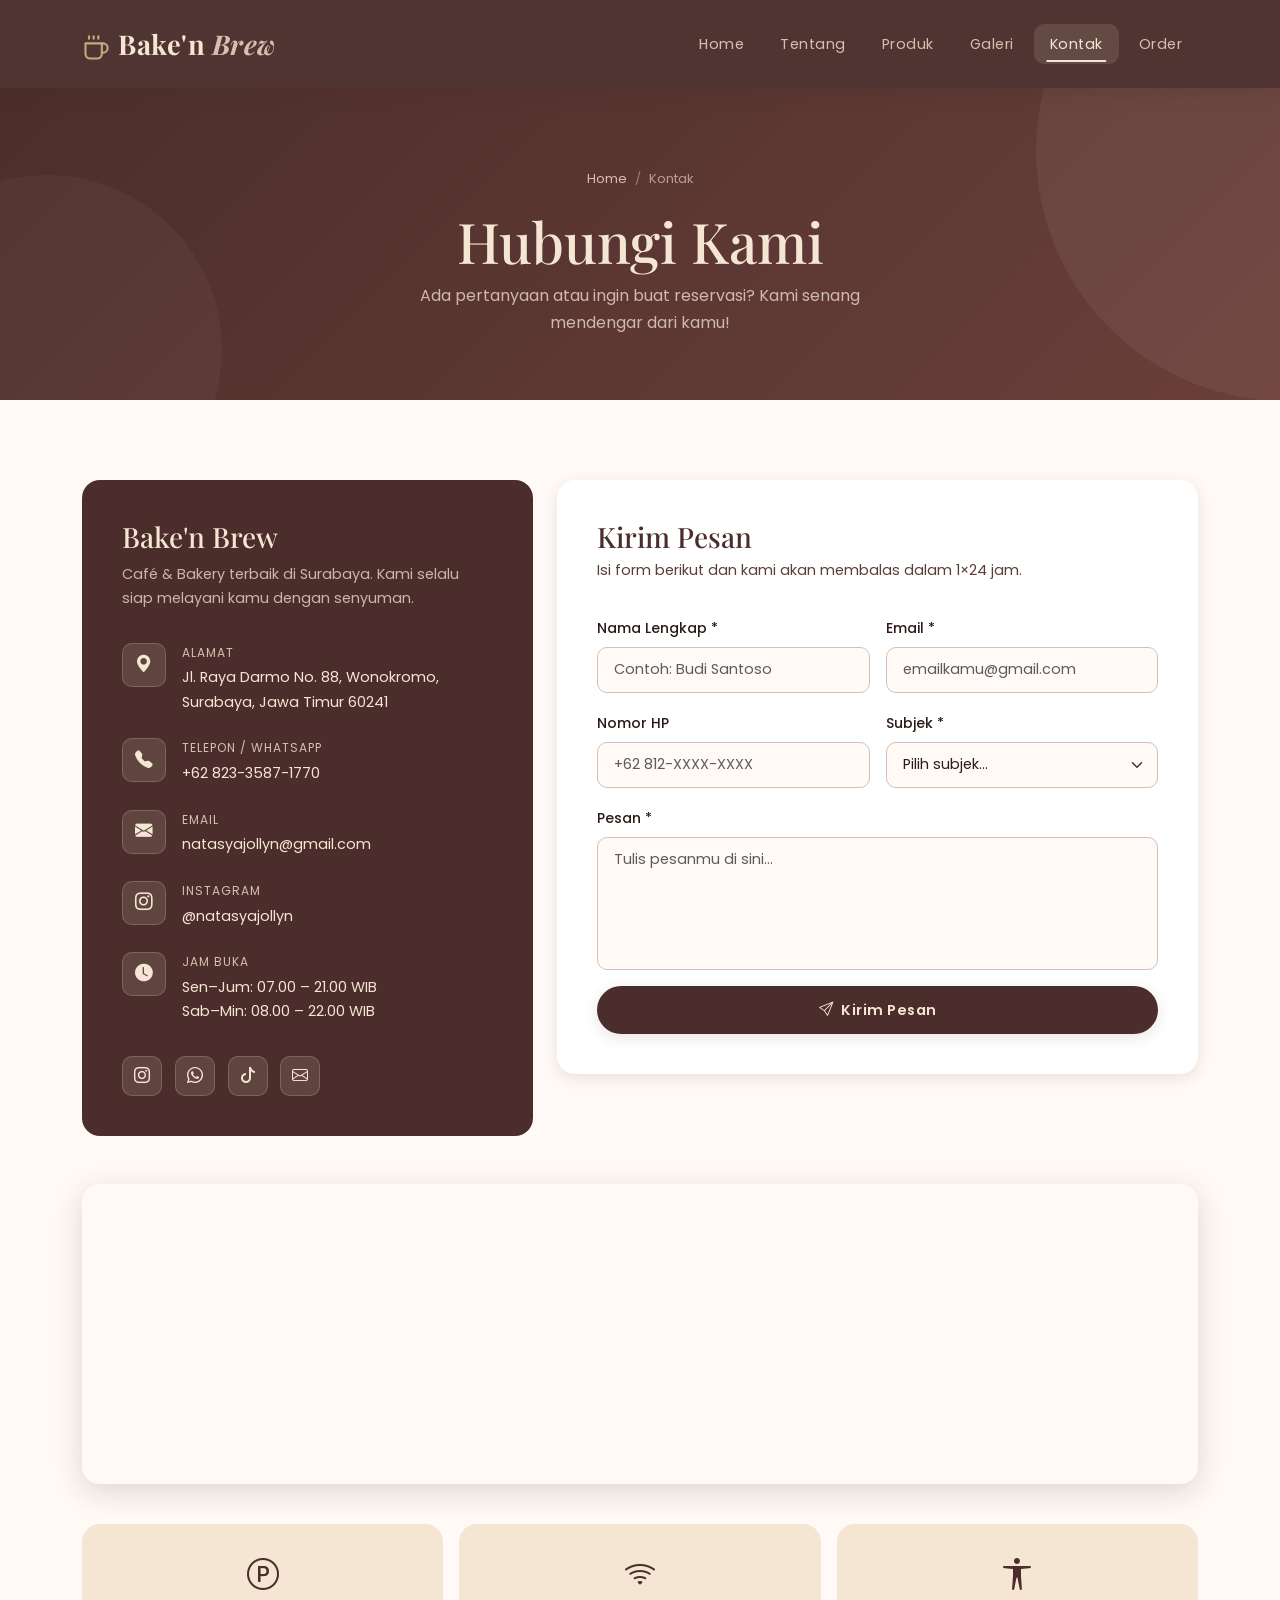
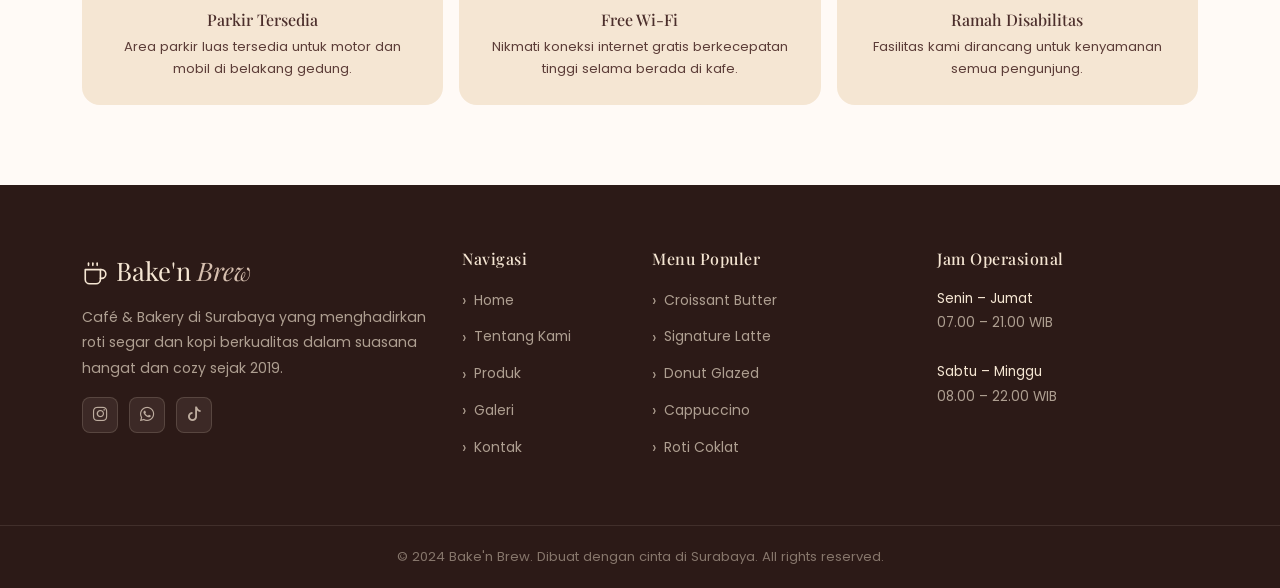
<file: contact.html>
<!DOCTYPE html>
<html lang="id">
<head>
 <meta charset="UTF-8" />
 <meta name="viewport" content="width=device-width, initial-scale=1.0" />
 <title>Kontak – Bake'n Brew</title>
 <link rel="icon" href="data:image/svg+xml,<svg xmlns='http://www.w3.org/2000/svg' viewBox='0 0 100 100'><text y='.9em' font-size='90'></text></svg>" />
 <link href="https://cdn.jsdelivr.net/npm/bootstrap@5.3.3/dist/css/bootstrap.min.css" rel="stylesheet" />
 <link href="https://cdn.jsdelivr.net/npm/bootstrap-icons@1.11.3/font/bootstrap-icons.css" rel="stylesheet" />
 <link rel="stylesheet" href="css/style.css?v=3.0" />
</head>
<body>

<!-- NAVBAR -->
<nav class="navbar navbar-expand-lg">
 <div class="container">
   <a class="navbar-brand" href="index.html">
    <svg xmlns="http://www.w3.org/2000/svg" viewBox="0 0 24 24" fill="none" stroke="currentColor" stroke-width="1.8" stroke-linecap="round" stroke-linejoin="round" class="me-2" style="width: 28px; height: 28px; vertical-align: middle; color: var(--accent-gold);">
      <path d="M17 8h1a4 4 0 1 1 0 8h-1" />
      <path d="M3 8h14v9a4 4 0 0 1-4 4H7a4 4 0 0 1-4-4V8z" />
      <line x1="6" y1="2" x2="6" y2="4" />
      <line x1="10" y1="2" x2="10" y2="4" />
      <line x1="14" y1="2" x2="14" y2="4" />
    </svg>Bake'n <span>Brew</span>
   </a>
  <button class="navbar-toggler" type="button" data-bs-toggle="collapse" data-bs-target="#navbarMain">
   <span class="navbar-toggler-icon"></span>
  </button>
  <div class="collapse navbar-collapse" id="navbarMain">
   <ul class="navbar-nav ms-auto gap-1">
    <li class="nav-item"><a class="nav-link" href="index.html">Home</a></li>
    <li class="nav-item"><a class="nav-link" href="about.html">Tentang</a></li>
    <li class="nav-item"><a class="nav-link" href="product.html">Produk</a></li>
    <li class="nav-item"><a class="nav-link" href="gallery.html">Galeri</a></li>
    <li class="nav-item"><a class="nav-link" href="contact.html">Kontak</a></li>
    <li class="nav-item"><a class="nav-link" href="form.html">Order</a></li>
   </ul>
  </div>
 </div>
</nav>

<!-- PAGE HERO -->
<section class="page-hero">
 <div class="container position-relative" style="z-index:2">
  <nav aria-label="breadcrumb">
   <ol class="breadcrumb justify-content-center mb-3" style="font-size:.82rem">
    <li class="breadcrumb-item"><a href="index.html">Home</a></li>
    <li class="breadcrumb-item active">Kontak</li>
   </ol>
  </nav>
  <h1>Hubungi Kami</h1>
  <p>Ada pertanyaan atau ingin buat reservasi? Kami senang mendengar dari kamu!</p>
 </div>
</section>

<!-- CONTACT INFO + FORM -->
<section class="contact-section">
 <div class="container">
  <div class="row g-4">

   <!-- Info Card -->
   <div class="col-lg-5 fade-in-up">
    <div class="contact-info-card">
     <h3>Bake'n Brew</h3>
     <p>Café & Bakery terbaik di Surabaya. Kami selalu siap melayani kamu dengan senyuman.</p>

     <div class="contact-item">
      <div class="ci-icon"><i class="bi bi-geo-alt-fill"></i></div>
      <div class="ci-text">
       <div class="label">Alamat</div>
       <div class="value">Jl. Raya Darmo No. 88, Wonokromo,<br>Surabaya, Jawa Timur 60241</div>
      </div>
     </div>

     <div class="contact-item">
      <div class="ci-icon"><i class="bi bi-telephone-fill"></i></div>
      <div class="ci-text">
       <div class="label">Telepon / WhatsApp</div>
       <div class="value"><a href="https://wa.me/6282335871770" target="_blank" rel="noopener noreferrer" style="color:var(--cream);text-decoration:none;">+62 823-3587-1770</a></div>
      </div>
     </div>

     <div class="contact-item">
      <div class="ci-icon"><i class="bi bi-envelope-fill"></i></div>
      <div class="ci-text">
       <div class="label">Email</div>
       <div class="value"><a href="mailto:natasyajollyn@gmail.com" style="color:var(--cream);text-decoration:none;">natasyajollyn@gmail.com</a></div>
      </div>
     </div>

     <div class="contact-item">
      <div class="ci-icon"><i class="bi bi-instagram"></i></div>
      <div class="ci-text">
       <div class="label">Instagram</div>
       <div class="value"><a href="https://www.instagram.com/natasyajollyn/" target="_blank" rel="noopener noreferrer" style="color:var(--cream);text-decoration:none;">@natasyajollyn</a></div>
      </div>
     </div>

     <div class="contact-item">
      <div class="ci-icon"><i class="bi bi-clock-fill"></i></div>
      <div class="ci-text">
       <div class="label">Jam Buka</div>
       <div class="value">Sen–Jum: 07.00 – 21.00 WIB<br>Sab–Min: 08.00 – 22.00 WIB</div>
      </div>
     </div>

     <div class="social-links">
      <a href="https://www.instagram.com/natasyajollyn/" target="_blank" rel="noopener noreferrer" class="social-link"><i class="bi bi-instagram"></i></a>
      <a href="https://wa.me/6282335871770" target="_blank" rel="noopener noreferrer" class="social-link"><i class="bi bi-whatsapp"></i></a>
      <a href="https://www.tiktok.com/@lynnatzz?_r=1&_t=ZS-96sLinjnNw1" target="_blank" rel="noopener noreferrer" class="social-link"><i class="bi bi-tiktok"></i></a>
      <a href="mailto:natasyajollyn@gmail.com" class="social-link"><i class="bi bi-envelope"></i></a>
     </div>
    </div>
   </div>

   <!-- Contact Form -->
   <div class="col-lg-7 fade-in-up delay-2">
    <div class="contact-form-card">
     <h3 class="mb-1" style="color:var(--brown-dark)">Kirim Pesan</h3>
     <p style="color:var(--text-mid);font-size:.9rem;margin-bottom:2rem;">Isi form berikut dan kami akan membalas dalam 1×24 jam.</p>

     <form id="contactForm" novalidate>
      <div class="row g-3">
       <div class="col-sm-6">
        <label class="form-label" for="cNama">Nama Lengkap *</label>
        <input type="text" class="form-control" id="cNama" placeholder="Contoh: Budi Santoso" required />
        <div class="invalid-feedback">Nama tidak boleh kosong.</div>
       </div>
       <div class="col-sm-6">
        <label class="form-label" for="cEmail">Email *</label>
        <input type="email" class="form-control" id="cEmail" placeholder="emailkamu@gmail.com" required />
        <div class="invalid-feedback">Masukkan email yang valid.</div>
       </div>
       <div class="col-sm-6">
        <label class="form-label" for="cPhone">Nomor HP</label>
        <input type="tel" class="form-control" id="cPhone" placeholder="+62 812-XXXX-XXXX" />
       </div>
       <div class="col-sm-6">
        <label class="form-label" for="cSubject">Subjek *</label>
        <select class="form-select" id="cSubject" required>
         <option value="">Pilih subjek...</option>
         <option>Reservasi Tempat</option>
         <option>Pesanan / Catering</option>
         <option>Kerjasama / Partnership</option>
         <option>Saran & Kritik</option>
         <option>Lainnya</option>
        </select>
        <div class="invalid-feedback">Pilih subjek pesan.</div>
       </div>
       <div class="col-12">
        <label class="form-label" for="cPesan">Pesan *</label>
        <textarea class="form-control" id="cPesan" rows="5" placeholder="Tulis pesanmu di sini..." required style="resize:none;"></textarea>
        <div class="invalid-feedback">Pesan tidak boleh kosong.</div>
       </div>
       <div class="col-12">
        <button type="submit" class="btn-primary-brown w-100" style="border:none;">
         <i class="bi bi-send me-2"></i>Kirim Pesan
        </button>
       </div>
      </div>
     </form>

     <!-- Success message -->
     <div id="contactSuccess" style="display:none;margin-top:1.5rem;padding:1.2rem;background:#f0fdf4;border:1px solid #86efac;border-radius:var(--radius-sm);">
      <p style="color:#166534;margin:0;font-size:.9rem;font-weight:500;">
        Pesan kamu berhasil terkirim! Kami akan membalas dalam 1×24 jam ke email yang kamu daftarkan.
      </p>
     </div>
    </div>
   </div>
  </div>

  <!-- GOOGLE MAPS -->
  <div class="map-frame mt-5 fade-in-up">
   <iframe
    src="https://www.google.com/maps/embed?pb=!1m18!1m12!1m3!1d3957.6!2d112.7314!3d-7.2897!2m3!1f0!2f0!3f0!3m2!1i1024!2i768!4f13.1!3m3!1m2!1s0x2dd7fc5f3e9d1b47%3A0x8abc5c3e2b65fa1!2sJl.+Raya+Darmo%2C+Surabaya!5e0!3m2!1sid!2sid!4v1635000000000!5m2!1sid!2sid"
    allowfullscreen="" loading="lazy" referrerpolicy="no-referrer-when-downgrade">
   </iframe>
  </div>

  <!-- Quick Info Cards -->
   <div class="row g-3 mt-4">
    <div class="col-md-4 fade-in-up delay-1">
     <div style="background:var(--cream);border-radius:var(--radius-md);padding:1.5rem;text-align:center;">
      <div style="font-size:2rem;margin-bottom:.5rem;color:var(--brown-dark);"><i class="bi bi-p-circle"></i></div>
      <h6 style="color:var(--brown-dark);margin-bottom:.4rem;">Parkir Tersedia</h6>
      <p style="font-size:.82rem;color:var(--text-mid);margin:0;">Area parkir luas tersedia untuk motor dan mobil di belakang gedung.</p>
     </div>
    </div>
    <div class="col-md-4 fade-in-up delay-2">
     <div style="background:var(--cream);border-radius:var(--radius-md);padding:1.5rem;text-align:center;">
      <div style="font-size:2rem;margin-bottom:.5rem;color:var(--brown-dark);"><i class="bi bi-wifi"></i></div>
      <h6 style="color:var(--brown-dark);margin-bottom:.4rem;">Free Wi-Fi</h6>
      <p style="font-size:.82rem;color:var(--text-mid);margin:0;">Nikmati koneksi internet gratis berkecepatan tinggi selama berada di kafe.</p>
     </div>
    </div>
    <div class="col-md-4 fade-in-up delay-3">
     <div style="background:var(--cream);border-radius:var(--radius-md);padding:1.5rem;text-align:center;">
      <div style="font-size:2rem;margin-bottom:.5rem;color:var(--brown-dark);"><i class="bi bi-universal-access"></i></div>
      <h6 style="color:var(--brown-dark);margin-bottom:.4rem;">Ramah Disabilitas</h6>
      <p style="font-size:.82rem;color:var(--text-mid);margin:0;">Fasilitas kami dirancang untuk kenyamanan semua pengunjung.</p>
     </div>
    </div>
   </div>

 </div>
</section>

<!-- FOOTER -->
<footer class="footer">
 <div class="container">
  <div class="row g-4">
   <div class="col-lg-4 col-md-6">
    <div class="footer-brand">
     <svg xmlns="http://www.w3.org/2000/svg" viewBox="0 0 24 24" fill="none" stroke="currentColor" stroke-width="1.5" stroke-linecap="round" stroke-linejoin="round" class="me-2" style="width: 26px; height: 26px; vertical-align: middle; color: var(--cream);">
       <path d="M17 8h1a4 4 0 1 1 0 8h-1" />
       <path d="M3 8h14v9a4 4 0 0 1-4 4H7a4 4 0 0 1-4-4V8z" />
       <line x1="6" y1="2" x2="6" y2="4" />
       <line x1="10" y1="2" x2="10" y2="4" />
       <line x1="14" y1="2" x2="14" y2="4" />
     </svg>Bake'n <span>Brew</span>
    </div>
    <p>Café & Bakery di Surabaya yang menghadirkan roti segar dan kopi berkualitas dalam suasana hangat dan cozy sejak 2019.</p>
    <div class="footer-social">
     <a href="https://www.instagram.com/natasyajollyn/" target="_blank" rel="noopener noreferrer"><i class="bi bi-instagram"></i></a>
     <a href="https://wa.me/6282335871770" target="_blank" rel="noopener noreferrer"><i class="bi bi-whatsapp"></i></a>
     <a href="https://www.tiktok.com/@lynnatzz?_r=1&_t=ZS-96sLinjnNw1" target="_blank" rel="noopener noreferrer"><i class="bi bi-tiktok"></i></a>
    </div>
   </div>
   <div class="col-lg-2 col-md-6">
    <h6>Navigasi</h6>
    <ul class="footer-links">
     <li><a href="index.html">Home</a></li>
     <li><a href="about.html">Tentang Kami</a></li>
     <li><a href="product.html">Produk</a></li>
     <li><a href="gallery.html">Galeri</a></li>
     <li><a href="contact.html">Kontak</a></li>
    </ul>
   </div>
   <div class="col-lg-3 col-md-6">
    <h6>Menu Populer</h6>
    <ul class="footer-links">
     <li><a href="product.html#croissant-butter">Croissant Butter</a></li>
     <li><a href="product.html#signature-latte">Signature Latte</a></li>
     <li><a href="product.html#donut-glazed">Donut Glazed</a></li>
     <li><a href="product.html#cappuccino">Cappuccino</a></li>
     <li><a href="product.html#roti-coklat">Roti Coklat</a></li>
    </ul>
   </div>
   <div class="col-lg-3 col-md-6">
    <h6>Jam Operasional</h6>
    <p style="font-size:.85rem;">
     <span style="color:var(--cream)">Senin – Jumat</span><br>07.00 – 21.00 WIB<br><br>
     <span style="color:var(--cream)">Sabtu – Minggu</span><br>08.00 – 22.00 WIB
    </p>
   </div>
  </div>
 </div>
 <div class="footer-bottom">
  <div class="container"><p>© 2024 Bake'n Brew. Dibuat dengan cinta di Surabaya. All rights reserved.</p></div>
 </div>
</footer>

<script src="https://cdn.jsdelivr.net/npm/bootstrap@5.3.3/dist/js/bootstrap.bundle.min.js"></script>
<script src="js/script.js"></script>
<script>
 // Contact Form submit handler
 document.getElementById('contactForm').addEventListener('submit', function(e){
  e.preventDefault();
  if (!this.checkValidity()) { this.classList.add('was-validated'); return; }
  document.getElementById('contactSuccess').style.display = 'block';
  this.reset();
  this.classList.remove('was-validated');
  document.getElementById('contactSuccess').scrollIntoView({ behavior: 'smooth', block: 'center' });
 });
</script>
</body>
</html>
</file>
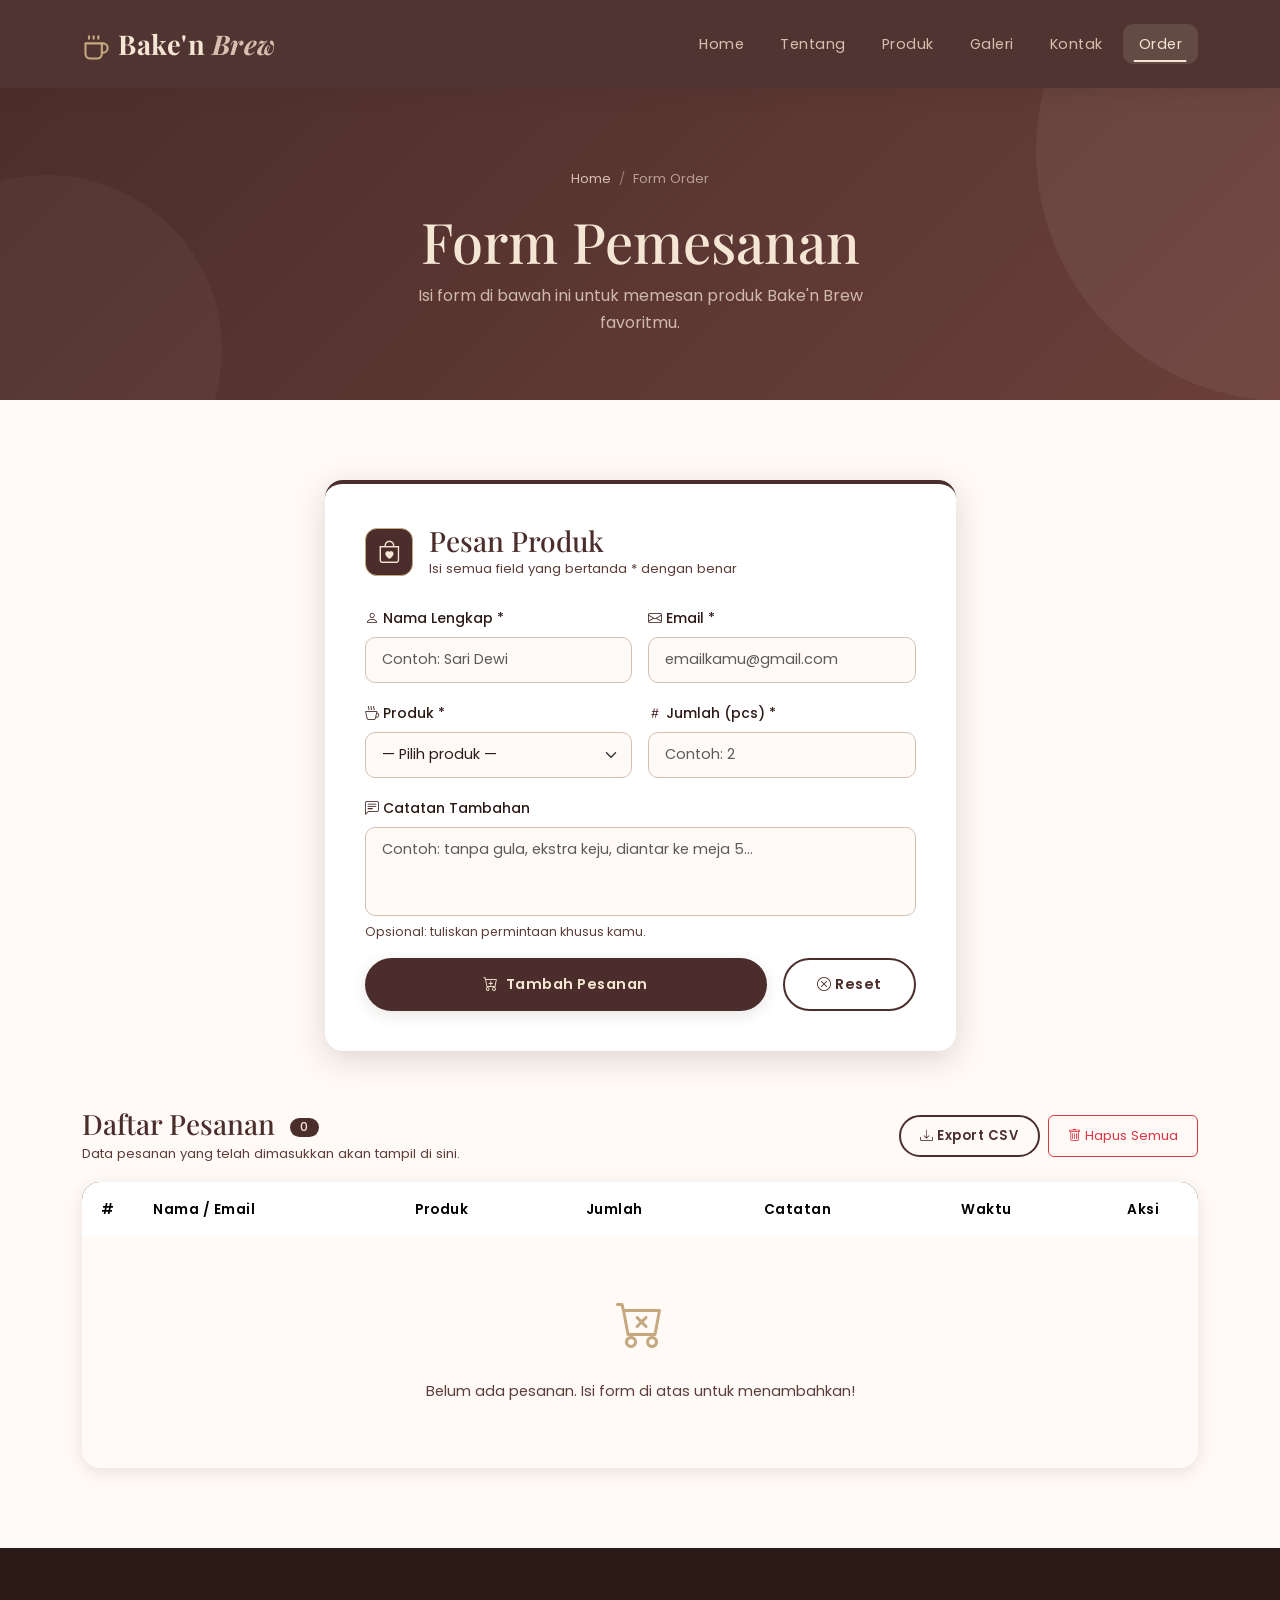
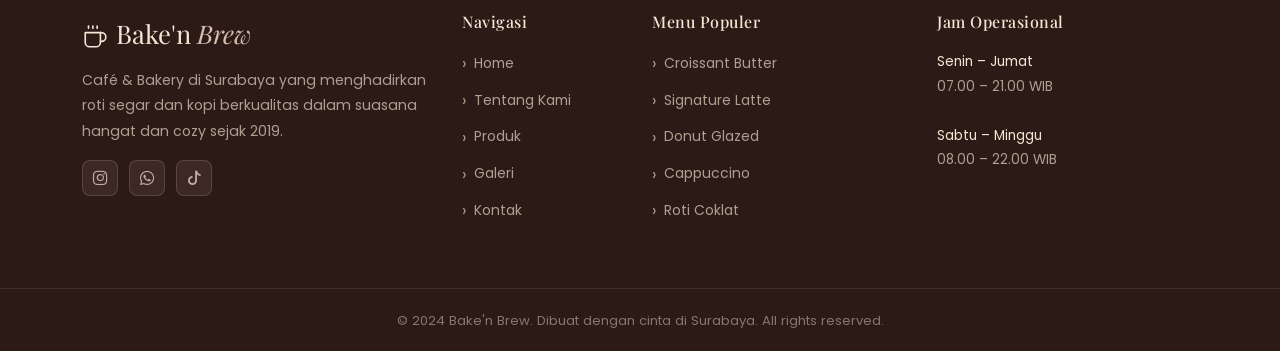
<file: form.html>
<!DOCTYPE html>
<html lang="id">
<head>
 <meta charset="UTF-8" />
 <meta name="viewport" content="width=device-width, initial-scale=1.0" />
 <title>Form Order – Bake'n Brew</title>
 <link rel="icon" href="data:image/svg+xml,<svg xmlns='http://www.w3.org/2000/svg' viewBox='0 0 100 100'><text y='.9em' font-size='90'></text></svg>" />
 <link href="https://cdn.jsdelivr.net/npm/bootstrap@5.3.3/dist/css/bootstrap.min.css" rel="stylesheet" />
 <link href="https://cdn.jsdelivr.net/npm/bootstrap-icons@1.11.3/font/bootstrap-icons.css" rel="stylesheet" />
 <link rel="stylesheet" href="css/style.css?v=3.0" />
</head>
<body>

<!-- NAVBAR -->
<nav class="navbar navbar-expand-lg">
 <div class="container">
   <a class="navbar-brand" href="index.html">
    <svg xmlns="http://www.w3.org/2000/svg" viewBox="0 0 24 24" fill="none" stroke="currentColor" stroke-width="1.8" stroke-linecap="round" stroke-linejoin="round" class="me-2" style="width: 28px; height: 28px; vertical-align: middle; color: var(--accent-gold);">
      <path d="M17 8h1a4 4 0 1 1 0 8h-1" />
      <path d="M3 8h14v9a4 4 0 0 1-4 4H7a4 4 0 0 1-4-4V8z" />
      <line x1="6" y1="2" x2="6" y2="4" />
      <line x1="10" y1="2" x2="10" y2="4" />
      <line x1="14" y1="2" x2="14" y2="4" />
    </svg>Bake'n <span>Brew</span>
   </a>
  <button class="navbar-toggler" type="button" data-bs-toggle="collapse" data-bs-target="#navbarMain">
   <span class="navbar-toggler-icon"></span>
  </button>
  <div class="collapse navbar-collapse" id="navbarMain">
   <ul class="navbar-nav ms-auto gap-1">
    <li class="nav-item"><a class="nav-link" href="index.html">Home</a></li>
    <li class="nav-item"><a class="nav-link" href="about.html">Tentang</a></li>
    <li class="nav-item"><a class="nav-link" href="product.html">Produk</a></li>
    <li class="nav-item"><a class="nav-link" href="gallery.html">Galeri</a></li>
    <li class="nav-item"><a class="nav-link" href="contact.html">Kontak</a></li>
    <li class="nav-item"><a class="nav-link" href="form.html">Order</a></li>
   </ul>
  </div>
 </div>
</nav>

<!-- PAGE HERO -->
<section class="page-hero">
 <div class="container position-relative" style="z-index:2">
  <nav aria-label="breadcrumb">
   <ol class="breadcrumb justify-content-center mb-3" style="font-size:.82rem">
    <li class="breadcrumb-item"><a href="index.html">Home</a></li>
    <li class="breadcrumb-item active">Form Order</li>
   </ol>
  </nav>
  <h1>Form Pemesanan</h1>
  <p>Isi form di bawah ini untuk memesan produk Bake'n Brew favoritmu.</p>
 </div>
</section>

<!-- FORM & TABLE SECTION -->
<section class="form-table-section">
 <div class="container">

  <div class="row g-5 justify-content-center">
   <div class="col-lg-7">

    <!-- ORDER FORM CARD -->
    <div class="order-form-card fade-in-up">
     <div class="d-flex align-items-center gap-3 mb-4">
      <div style="width:48px;height:48px;background:var(--brown-dark);border-radius:12px;display:flex;align-items:center;justify-content:center;font-size:1.4rem;flex-shrink:0;color:var(--cream);border:1px solid var(--accent-gold);">
       <i class="bi bi-bag-heart"></i>
      </div>
      <div>
       <h3 style="color:var(--brown-dark);margin:0;">Pesan Produk</h3>
       <p style="color:var(--text-mid);font-size:.82rem;margin:0;">Isi semua field yang bertanda * dengan benar</p>
      </div>
     </div>

     <form id="orderForm" novalidate>
      <div class="row g-3">

       <!-- Nama -->
       <div class="col-sm-6">
        <label class="form-label" for="nama">
         <i class="bi bi-person me-1" style="color:var(--brown-dark)"></i>Nama Lengkap *
        </label>
        <input type="text" class="form-control" id="nama"
            placeholder="Contoh: Sari Dewi"
            minlength="2" required />
        <div class="invalid-feedback">Nama minimal 2 karakter dan tidak boleh kosong.</div>
       </div>

       <!-- Email -->
       <div class="col-sm-6">
        <label class="form-label" for="email">
         <i class="bi bi-envelope me-1" style="color:var(--brown-dark)"></i>Email *
        </label>
        <input type="email" class="form-control" id="email"
            placeholder="emailkamu@gmail.com" required />
        <div class="invalid-feedback">Masukkan alamat email yang valid.</div>
       </div>

       <!-- Produk -->
       <div class="col-sm-6">
        <label class="form-label" for="produk">
         <i class="bi bi-cup-hot me-1" style="color:var(--brown-dark)"></i>Produk *
        </label>
        <select class="form-select" id="produk" required>
         <option value="">— Pilih produk —</option>
         <optgroup label=" Bakery">
          <option value="Croissant Butter (Rp 22.000)">Croissant Butter – Rp 22.000</option>
          <option value="Almond Croissant (Rp 25.000)">Almond Croissant – Rp 25.000</option>
          <option value="Strawberry Croissant (Rp 28.000)">Strawberry Croissant – Rp 28.000</option>
          <option value="Salt Bread (Rp 25.000)">Salt Bread – Rp 25.000</option>
          <option value="Strawberry Danish (Rp 28.000)">Strawberry Danish – Rp 28.000</option>
          <option value="Donut Glazed (Rp 15.000)">Donut Glazed – Rp 15.000</option>
          <option value="Roti Coklat (Rp 18.000)">Roti Coklat – Rp 18.000</option>
          <option value="Cinnamon Roll (Rp 25.000)">Cinnamon Roll – Rp 25.000</option>
          <option value="Banana Bread (Rp 20.000)">Banana Bread – Rp 20.000</option>
          <option value="Red Velvet Cake (Rp 35.000)">Red Velvet Cake – Rp 35.000</option>
          <option value="Cheesecake (Rp 32.000)">Cheesecake – Rp 32.000</option>
          <option value="Cheese Bun (Rp 17.000)">Cheese Bun – Rp 17.000</option>
         </optgroup>
         <optgroup label=" Coffee">
          <option value="Signature Latte (Rp 28.000)">Signature Latte – Rp 28.000</option>
          <option value="Cappuccino (Rp 26.000)">Cappuccino – Rp 26.000</option>
          <option value="Cold Brew (Rp 32.000)">Cold Brew – Rp 32.000</option>
          <option value="Espresso (Rp 22.000)">Espresso – Rp 22.000</option>
          <option value="Americano (Rp 24.000)">Americano – Rp 24.000</option>
          <option value="Iced Caramel Latte (Rp 35.000)">Iced Caramel Latte – Rp 35.000</option>
          <option value="Iced Hazelnut Coffee (Rp 32.000)">Iced Hazelnut Coffee – Rp 32.000</option>
         </optgroup>
         <optgroup label=" Non-Coffee">
          <option value="Matcha Latte (Rp 30.000)">Matcha Latte – Rp 30.000</option>
          <option value="Dark Chocolate (Rp 25.000)">Dark Chocolate – Rp 25.000</option>
          <option value="Ice Tea (Rp 15.000)">Ice Tea – Rp 15.000</option>
          <option value="Lemon Tea (Rp 20.000)">Lemon Tea – Rp 20.000</option>
         </optgroup>
        </select>
        <div class="invalid-feedback">Silakan pilih produk.</div>
       </div>

       <!-- Jumlah -->
       <div class="col-sm-6">
        <label class="form-label" for="jumlah">
         <i class="bi bi-hash me-1" style="color:var(--brown-dark)"></i>Jumlah (pcs) *
        </label>
        <input type="number" class="form-control" id="jumlah"
            placeholder="Contoh: 2"
            min="1" max="100" required />
        <div class="invalid-feedback">Masukkan jumlah antara 1–100.</div>
       </div>

       <!-- Catatan -->
       <div class="col-12">
        <label class="form-label" for="catatan">
         <i class="bi bi-chat-left-text me-1" style="color:var(--brown-dark)"></i>Catatan Tambahan
        </label>
        <textarea class="form-control" id="catatan" rows="3"
             placeholder="Contoh: tanpa gula, ekstra keju, diantar ke meja 5..."
             style="resize:none;"></textarea>
        <div style="font-size:.78rem;color:var(--text-mid);margin-top:.3rem;">Opsional: tuliskan permintaan khusus kamu.</div>
       </div>

       <!-- Submit -->
       <div class="col-12 d-flex gap-3 flex-wrap">
        <button type="submit" class="btn-primary-brown flex-grow-1" style="border:none;">
         <i class="bi bi-cart-plus me-2"></i>Tambah Pesanan
        </button>
        <button type="reset" class="btn-outline-brown" style="min-width:120px;" onclick="document.getElementById('orderForm').classList.remove('was-validated')">
         <i class="bi bi-x-circle me-1"></i>Reset
        </button>
       </div>

      </div>
     </form>
    </div><!-- end order-form-card -->

   </div><!-- end col -->
  </div><!-- end row -->

  <!-- ===================== TABLE SECTION ===================== -->
  <div class="table-section fade-in-up">

   <div class="d-flex align-items-center justify-content-between flex-wrap gap-3 mb-3">
    <div>
     <h3 style="color:var(--brown-dark);margin:0;">
       Daftar Pesanan
      <span id="totalOrders"
         style="display:inline-block;background:var(--brown-dark);color:var(--cream);font-size:.75rem;padding:.15rem .65rem;border-radius:50px;vertical-align:middle;margin-left:.5rem;font-family:'Poppins',sans-serif;">0</span>
     </h3>
     <p style="color:var(--text-mid);font-size:.82rem;margin:.2rem 0 0;">Data pesanan yang telah dimasukkan akan tampil di sini.</p>
    </div>
    <div class="d-flex gap-2">
     <button id="exportBtn" class="btn-outline-brown" style="font-size:.82rem;padding:.5rem 1.2rem;">
      <i class="bi bi-download me-1"></i>Export CSV
     </button>
     <button id="clearBtn" class="delete-btn" style="padding:.5rem 1.2rem;font-size:.82rem;">
      <i class="bi bi-trash me-1"></i>Hapus Semua
     </button>
    </div>
   </div>

   <div class="table-responsive order-table">
    <table class="table table-hover mb-0">
     <thead>
      <tr>
       <th style="width:50px">#</th>
       <th>Nama / Email</th>
       <th>Produk</th>
       <th>Jumlah</th>
       <th>Catatan</th>
       <th>Waktu</th>
       <th style="width:90px">Aksi</th>
      </tr>
     </thead>
     <tbody id="orderTableBody">
      <!-- Rows injected by JS -->
     </tbody>
    </table>
     <!-- Empty State -->
     <div id="emptyState" class="empty-state">
      <div class="icon" style="color: var(--accent-gold);"><i class="bi bi-cart-x"></i></div>
      <p style="color:var(--text-mid);">Belum ada pesanan. Isi form di atas untuk menambahkan!</p>
     </div>
   </div>

  </div><!-- end table-section -->

 </div><!-- end container -->
</section>

<!-- FOOTER -->
<footer class="footer">
 <div class="container">
  <div class="row g-4">
   <div class="col-lg-4 col-md-6">
    <div class="footer-brand">
     <svg xmlns="http://www.w3.org/2000/svg" viewBox="0 0 24 24" fill="none" stroke="currentColor" stroke-width="1.5" stroke-linecap="round" stroke-linejoin="round" class="me-2" style="width: 26px; height: 26px; vertical-align: middle; color: var(--cream);">
       <path d="M17 8h1a4 4 0 1 1 0 8h-1" />
       <path d="M3 8h14v9a4 4 0 0 1-4 4H7a4 4 0 0 1-4-4V8z" />
       <line x1="6" y1="2" x2="6" y2="4" />
       <line x1="10" y1="2" x2="10" y2="4" />
       <line x1="14" y1="2" x2="14" y2="4" />
     </svg>Bake'n <span>Brew</span>
    </div>
    <p>Café & Bakery di Surabaya yang menghadirkan roti segar dan kopi berkualitas dalam suasana hangat dan cozy sejak 2019.</p>
    <div class="footer-social">
     <a href="https://www.instagram.com/natasyajollyn/" target="_blank" rel="noopener noreferrer"><i class="bi bi-instagram"></i></a>
     <a href="https://wa.me/6282335871770" target="_blank" rel="noopener noreferrer"><i class="bi bi-whatsapp"></i></a>
     <a href="https://www.tiktok.com/@lynnatzz?_r=1&_t=ZS-96sLinjnNw1" target="_blank" rel="noopener noreferrer"><i class="bi bi-tiktok"></i></a>
    </div>
   </div>
   <div class="col-lg-2 col-md-6">
    <h6>Navigasi</h6>
    <ul class="footer-links">
     <li><a href="index.html">Home</a></li>
     <li><a href="about.html">Tentang Kami</a></li>
     <li><a href="product.html">Produk</a></li>
     <li><a href="gallery.html">Galeri</a></li>
     <li><a href="contact.html">Kontak</a></li>
    </ul>
   </div>
   <div class="col-lg-3 col-md-6">
    <h6>Menu Populer</h6>
    <ul class="footer-links">
     <li><a href="product.html#croissant-butter">Croissant Butter</a></li>
     <li><a href="product.html#signature-latte">Signature Latte</a></li>
     <li><a href="product.html#donut-glazed">Donut Glazed</a></li>
     <li><a href="product.html#cappuccino">Cappuccino</a></li>
     <li><a href="product.html#roti-coklat">Roti Coklat</a></li>
    </ul>
   </div>
   <div class="col-lg-3 col-md-6">
    <h6>Jam Operasional</h6>
    <p style="font-size:.85rem;">
     <span style="color:var(--cream)">Senin – Jumat</span><br>07.00 – 21.00 WIB<br><br>
     <span style="color:var(--cream)">Sabtu – Minggu</span><br>08.00 – 22.00 WIB
    </p>
   </div>
  </div>
 </div>
 <div class="footer-bottom">
  <div class="container"><p>© 2024 Bake'n Brew. Dibuat dengan cinta di Surabaya. All rights reserved.</p></div>
 </div>
</footer>

<script src="https://cdn.jsdelivr.net/npm/bootstrap@5.3.3/dist/js/bootstrap.bundle.min.js"></script>
<script src="js/script.js"></script>
</body>
</html>
</file>
<file: css/style.css>
/* =============================================
  BAKE'N BREW - Main Stylesheet
  ============================================= */

@import url('https://fonts.googleapis.com/css2?family=Playfair+Display:ital,wght@0,400;0,600;0,700;0,900;1,400;1,600&family=Poppins:wght@300;400;500;600&display=swap');

/* --- CSS Variables --- */
:root {
 --brown-dark: #4B2E2B;
 --brown-mid:  #6B3F3A;
 --brown-light: #8B5E58;
 --cream:    #F5E6D3;
 --beige:    #D6BFAF;
 --beige-light: #EDD9C8;
 --white:    #FFFAF6;
 --text-dark:  #2C1A17;
 --text-mid:  #5C3D38;
 --shadow-sm:  0 4px 15px rgba(75,46,43,0.12);
 --shadow-md:  0 8px 30px rgba(75,46,43,0.18);
 --shadow-lg:  0 16px 50px rgba(75,46,43,0.22);
 --radius-sm:  10px;
 --radius-md:  18px;
 --radius-lg:  28px;
 --transition: all 0.35s cubic-bezier(0.25, 0.8, 0.25, 1);
 --accent-gold: #C5A880;
 --border-color: rgba(75, 46, 43, 0.15);
}

/* --- Reset & Base --- */
*, *::before, *::after { box-sizing: border-box; margin: 0; padding: 0; }

html { scroll-behavior: smooth; }

body {
 font-family: 'Poppins', sans-serif;
 background-color: var(--white);
 color: var(--text-dark);
 line-height: 1.7;
 overflow-x: hidden;
}

h1, h2, h3, h4, h5, h6 {
 font-family: 'Playfair Display', serif;
 color: var(--brown-dark);
}

/* --- Utility Classes --- */
.text-brown  { color: var(--brown-dark) !important; }
.text-cream  { color: var(--cream) !important; }
.bg-cream   { background-color: var(--cream) !important; }
.bg-brown   { background-color: var(--brown-dark) !important; }
.bg-beige   { background-color: var(--beige) !important; }
.font-playfair { font-family: 'Playfair Display', serif; }

.section-title {
 font-family: 'Playfair Display', serif;
 font-size: clamp(2rem, 4vw, 2.8rem);
 color: var(--brown-dark);
 line-height: 1.2;
}

.section-subtitle {
 font-size: 1rem;
 color: var(--text-mid);
 font-weight: 300;
 max-width: 560px;
 margin: 0 auto;
}

.divider {
 width: 70px;
 height: 3px;
 background: linear-gradient(90deg, var(--brown-dark), var(--beige));
 margin: 1rem auto 1.5rem;
 border-radius: 10px;
}

/* =============================================
  NAVBAR
  ============================================= */
.navbar {
 background: rgba(75, 46, 43, 0.97) !important;
 backdrop-filter: blur(12px);
 padding: 1rem 0;
 transition: var(--transition);
 position: sticky;
 top: 0;
 z-index: 1000;
 box-shadow: 0 2px 20px rgba(75,46,43,0.3);
}

.navbar-brand {
 font-family: 'Playfair Display', serif;
 font-size: 1.7rem;
 font-weight: 700;
 color: var(--cream) !important;
 letter-spacing: 0.5px;
}

.navbar-brand span {
 color: var(--beige);
 font-style: italic;
}

.navbar-brand .logo-icon {
 font-size: 1.4rem;
 margin-right: 6px;
}

.nav-link {
 color: var(--beige) !important;
 font-size: 0.9rem;
 font-weight: 400;
 letter-spacing: 0.5px;
 padding: 0.5rem 1rem !important;
 border-radius: var(--radius-sm);
 transition: var(--transition);
 position: relative;
}

.nav-link::after {
 content: '';
 position: absolute;
 bottom: 2px;
 left: 50%;
 transform: translateX(-50%);
 width: 0;
 height: 2px;
 background: var(--cream);
 border-radius: 2px;
 transition: var(--transition);
}

.nav-link:hover::after,
.nav-link.active::after { width: 70%; }

.nav-link:hover,
.nav-link.active {
 color: var(--cream) !important;
 background: rgba(245,230,211,0.12);
}

.navbar-toggler {
 border: 1px solid rgba(245,230,211,0.4);
 padding: 0.3rem 0.6rem;
}

.navbar-toggler-icon {
 background-image: url("data:image/svg+xml,%3csvg xmlns='http://www.w3.org/2000/svg' viewBox='0 0 30 30'%3e%3cpath stroke='rgba(245,230,211,0.9)' stroke-linecap='round' stroke-miterlimit='10' stroke-width='2' d='M4 7h22M4 15h22M4 23h22'/%3e%3c/svg%3e") !important;
}

/* =============================================
  BUTTONS
  ============================================= */
.btn-primary-brown {
 background: var(--brown-dark);
 color: var(--cream);
 border: 2px solid var(--brown-dark);
 padding: 0.75rem 2rem;
 border-radius: 50px;
 font-size: 0.9rem;
 font-weight: 600;
 letter-spacing: 0.5px;
 text-decoration: none;
 display: inline-block;
 transition: var(--transition);
 cursor: pointer;
 box-shadow: var(--shadow-sm);
}

.btn-primary-brown:hover {
 background: var(--brown-mid);
 color: var(--cream);
 transform: translateY(-3px);
 box-shadow: var(--shadow-md);
}

.btn-outline-brown {
 background: transparent;
 color: var(--brown-dark);
 border: 2px solid var(--brown-dark);
 padding: 0.75rem 2rem;
 border-radius: 50px;
 font-size: 0.9rem;
 font-weight: 600;
 letter-spacing: 0.5px;
 text-decoration: none;
 display: inline-block;
 transition: var(--transition);
 cursor: pointer;
}

.btn-outline-brown:hover {
 background: var(--brown-dark);
 color: var(--cream);
 transform: translateY(-3px);
 box-shadow: var(--shadow-md);
}

.btn-cream {
 background: var(--cream);
 color: var(--brown-dark);
 border: 2px solid var(--cream);
 padding: 0.75rem 2rem;
 border-radius: 50px;
 font-size: 0.9rem;
 font-weight: 600;
 text-decoration: none;
 display: inline-block;
 transition: var(--transition);
 cursor: pointer;
}

.btn-cream:hover {
 background: var(--beige);
 color: var(--brown-dark);
 transform: translateY(-3px);
 box-shadow: var(--shadow-md);
}

/* =============================================
  CARDS
  ============================================= */
.product-card {
 background: #fff;
 border-radius: var(--radius-md);
 overflow: hidden;
 box-shadow: var(--shadow-sm);
 transition: var(--transition);
 border: none;
 height: 100%;
 display: flex;
 flex-direction: column;
}

.product-card:hover {
 transform: translateY(-8px) scale(1.01);
 box-shadow: var(--shadow-lg);
}

/* Beautiful Single-Border Gold Framing with 12px margin padding */
.product-card > div:first-child {
 margin: 12px 12px 0 12px; /* Margin padding separating the image from the border */
 position: relative;
 overflow: hidden;
 border-radius: var(--radius-sm);
 border: 1px solid var(--accent-gold); /* One clean, elegant gold border */
 background-color: var(--beige-light);
 aspect-ratio: 1.25; /* High-end layout framework */
 display: flex;
 align-items: center;
 justify-content: center;
 transition: var(--transition);
}

.product-card:hover > div:first-child {
 border-color: var(--brown-mid);
}

/* Redundant inset border frame removed */
.product-card > div:first-child::after {
 display: none;
}

.product-card .card-img-top {
 width: 100%;
 height: 100%;
 object-fit: cover;
 border-radius: calc(var(--radius-sm) - 1px);
 transition: transform 0.4s ease;
}

.product-card:hover .card-img-top {
 transform: scale(1.05); /* Smooth zoom-in inside frame boundaries */
}

/* Badges aligned flush to top-left corner inside the image wrapper container */
.product-card div[style*="position:absolute"] {
 top: 12px !important;
 left: 12px !important;
 gap: 6px !important;
}

.product-card .card-body {
 padding: 12px 12px 16px 12px;
 display: flex;
 flex-direction: column;
 flex-grow: 1;
}

.product-card .card-title {
 font-family: 'Playfair Display', serif;
 font-size: 1.45rem;
 font-weight: 600 !important; /* Bold highlighted title */
 color: var(--brown-dark);
 margin-bottom: 0.5rem;
 transition: var(--transition);
}

.product-card:hover .card-title {
 color: var(--brown-mid);
}

.product-card .card-text {
 font-size: 0.85rem;
 color: var(--text-mid);
 line-height: 1.6;
 margin-bottom: 1rem;
}

.product-card .price {
 font-size: 1.25rem;
 font-weight: 600;
 color: var(--brown-dark);
 font-family: 'Playfair Display', serif;
}

.badge-bestseller, .badge-new {
 background: var(--brown-dark) !important;
 color: var(--cream) !important;
 font-size: 0.65rem !important;
 padding: 0.4rem 1rem !important;
 border-radius: 50px !important;
 font-weight: 600 !important;
 letter-spacing: 1px !important;
 text-transform: uppercase !important;
 border: 1px solid var(--accent-gold) !important;
 z-index: 10;
}

.badge-new {
  background: var(--brown-mid) !important;
}

/* =============================================
  HERO SECTION (HOME)
  ============================================= */
.hero-section {
 min-height: 100vh;
 background:
  linear-gradient(135deg, rgba(75,46,43,0.88) 0%, rgba(75,46,43,0.55) 60%, transparent 100%),
  url('https://images.unsplash.com/photo-1495474472287-4d71bcdd2085?w=1600&q=80&fm=webp') center/cover no-repeat;
 display: flex;
 align-items: center;
 position: relative;
 overflow: hidden;
}

.hero-section::before {
 content: '';
 position: absolute;
 bottom: 0; left: 0; right: 0;
 height: 120px;
 background: linear-gradient(transparent, var(--white));
 z-index: 1;
}

.hero-content {
 position: relative;
 z-index: 2;
}

.hero-badge {
 display: inline-block;
 background: rgba(245,230,211,0.2);
 border: 1px solid rgba(245,230,211,0.5);
 color: var(--cream);
 font-size: 0.8rem;
 padding: 0.4rem 1.2rem;
 border-radius: 50px;
 letter-spacing: 2px;
 text-transform: uppercase;
 margin-bottom: 1.2rem;
 backdrop-filter: blur(4px);
}

.hero-title {
 font-family: 'Playfair Display', serif;
 font-size: clamp(3rem, 8vw, 5.5rem);
 color: var(--cream);
 line-height: 1.1;
 font-weight: 900;
 text-shadow: 0 4px 20px rgba(0,0,0,0.3);
 margin-bottom: 0.5rem;
}

.hero-title span {
 color: var(--beige);
 font-style: italic;
}

.hero-tagline {
 font-size: clamp(1rem, 2.5vw, 1.3rem);
 color: rgba(245,230,211,0.9);
 font-weight: 300;
 letter-spacing: 1px;
 margin-bottom: 2.5rem;
}

.hero-stats {
 display: flex;
 gap: 2.5rem;
 margin-top: 3rem;
}

.hero-stat {
 text-align: left;
}

.hero-stat .number {
 font-family: 'Playfair Display', serif;
 font-size: 2rem;
 font-weight: 700;
 color: var(--cream);
 line-height: 1;
}

.hero-stat .label {
 font-size: 0.78rem;
 color: rgba(245,230,211,0.7);
 letter-spacing: 0.5px;
 text-transform: uppercase;
}

/* Scroll indicator */
.scroll-indicator {
 position: absolute;
 bottom: 40px;
 left: 50%;
 transform: translateX(-50%);
 z-index: 2;
 display: flex;
 flex-direction: column;
 align-items: center;
 gap: 10px;
}

.scroll-text {
 font-size: 0.72rem;
 color: rgba(245, 230, 211, 0.7);
 letter-spacing: 2px;
 text-transform: uppercase;
 font-family: 'Poppins', sans-serif;
 font-weight: 400;
}

.scroll-line {
 width: 1px;
 height: 50px;
 background: linear-gradient(to bottom, var(--accent-gold), transparent);
 position: relative;
 overflow: hidden;
}

.scroll-line::after {
 content: '';
 position: absolute;
 top: 0;
 left: 0;
 width: 100%;
 height: 15px;
 background: var(--cream);
 animation: scrollLineAnim 2.2s infinite ease-in-out;
}

@keyframes scrollLineAnim {
 0% { transform: translateY(-15px); }
 80%, 100% { transform: translateY(50px); }
}

/* =============================================
  SECTION - BEST SELLER (HOME)
  ============================================= */
.bestseller-section {
 padding: 5rem 0;
 background-color: var(--white);
}

/* =============================================
  SECTION - WHY CHOOSE US
  ============================================= */
.why-section {
 padding: 5rem 0;
 background: linear-gradient(135deg, var(--cream) 0%, var(--beige-light) 100%);
}

.why-card {
 text-align: center;
 padding: 2.5rem 1.5rem;
 background: rgba(255,255,255,0.7);
 border-radius: var(--radius-md);
 box-shadow: var(--shadow-sm);
 transition: var(--transition);
 height: 100%;
 backdrop-filter: blur(8px);
 border: 1px solid rgba(255,255,255,0.8);
}

.why-card:hover {
 transform: translateY(-8px);
 box-shadow: var(--shadow-md);
 background: #fff;
}

.why-icon {
 font-size: 3rem;
 margin-bottom: 1rem;
 display: block;
}

.why-card h4 {
 font-size: 1.15rem;
 margin-bottom: 0.8rem;
 color: var(--brown-dark);
}

.why-card p {
 font-size: 0.88rem;
 color: var(--text-mid);
}

/* =============================================
  TESTIMONIAL SECTION
  ============================================= */
.testi-section {
 padding: 5rem 0;
 background-color: var(--white);
}

.testi-card {
 background: var(--white);
 border-radius: var(--radius-md);
 padding: 2rem;
 box-shadow: var(--shadow-sm);
 border-left: 4px solid var(--brown-dark);
 transition: var(--transition);
 height: 100%;
 position: relative;
}

.testi-card:hover {
 transform: translateY(-5px);
 box-shadow: var(--shadow-md);
}

.testi-card .quote {
 font-size: 3rem;
 color: var(--beige);
 font-family: 'Playfair Display', serif;
 line-height: 0.5;
 margin-bottom: 1rem;
}

.testi-card .review {
 font-size: 0.9rem;
 color: var(--text-mid);
 font-style: italic;
 margin-bottom: 1.2rem;
}

.testi-card .stars { color: #E6A817; font-size: 0.9rem; margin-bottom: 0.8rem; }

.testi-author {
 display: flex;
 align-items: center;
 gap: 0.8rem;
}

.testi-author .avatar {
 width: 46px;
 height: 46px;
 border-radius: 50%;
 object-fit: cover;
 border: 2px solid var(--beige);
}

.testi-author .name {
 font-size: 0.9rem;
 font-weight: 600;
 color: var(--brown-dark);
}

.testi-author .role {
 font-size: 0.78rem;
 color: var(--text-mid);
}

/* =============================================
  PAGE HERO (Inner Pages)
  ============================================= */
.page-hero {
 background: linear-gradient(135deg, var(--brown-dark) 0%, var(--brown-mid) 100%);
 padding: 5rem 0 4rem;
 text-align: center;
 position: relative;
 overflow: hidden;
}

.page-hero::before {
 content: '';
 position: absolute;
 top: -60%;
 right: -20%;
 width: 500px;
 height: 500px;
 background: rgba(245,230,211,0.06);
 border-radius: 50%;
}

.page-hero::after {
 content: '';
 position: absolute;
 bottom: -40%;
 left: -10%;
 width: 350px;
 height: 350px;
 background: rgba(245,230,211,0.04);
 border-radius: 50%;
}

.page-hero h1 {
 color: var(--cream);
 font-size: clamp(2.2rem, 5vw, 3.5rem);
 margin-bottom: 0.5rem;
}

.page-hero p {
 color: rgba(245,230,211,0.75);
 font-size: 1rem;
 max-width: 500px;
 margin: 0 auto;
}

.breadcrumb-item a {
 color: var(--beige);
 text-decoration: none;
}

.breadcrumb-item.active { color: rgba(245,230,211,0.6); }
.breadcrumb-item + .breadcrumb-item::before { color: rgba(245,230,211,0.4); }

/* =============================================
  ABOUT PAGE
  ============================================= */
.about-section { padding: 5rem 0; }

.about-img-wrap {
 position: relative;
 border-radius: var(--radius-lg);
 overflow: hidden;
 box-shadow: var(--shadow-lg);
}

.about-img-wrap img {
 width: 100%;
 height: 420px;
 object-fit: cover;
 display: block;
}

.about-badge {
 position: absolute;
 bottom: 1.5rem;
 right: 1.5rem;
 background: rgba(75, 46, 43, 0.55); /* Semi-transparent coffee-dark backing */
 color: var(--cream);
 padding: 0.75rem 1.6rem;
 border-radius: 50px; /* pill shape */
 text-align: center;
 border: 1px solid rgba(245, 230, 211, 0.45); /* ultra-thin gold border */
 backdrop-filter: blur(8px);
 box-shadow: var(--shadow-md);
 z-index: 5;
}

.about-badge .txt {
 font-family: 'Playfair Display', serif;
 font-size: 1.15rem;
 font-weight: 600;
 font-style: italic;
 letter-spacing: 0.5px;
}

.about-text p { font-size: 0.95rem; color: var(--text-mid); margin-bottom: 1rem; }

.vision-mission-section {
 padding: 5rem 0;
 background: linear-gradient(135deg, var(--cream), var(--beige-light));
}

.vm-card {
 background: #fff;
 border-radius: var(--radius-md);
 padding: 2.5rem;
 box-shadow: var(--shadow-sm);
 height: 100%;
 transition: var(--transition);
 border-top: 4px solid var(--brown-dark);
}

.vm-card:hover {
 transform: translateY(-5px);
 box-shadow: var(--shadow-md);
}

.vm-card .icon { font-size: 2.5rem; margin-bottom: 1rem; }
.vm-card h4 { margin-bottom: 1rem; }
.vm-card ul { padding-left: 1.2rem; }
.vm-card ul li { font-size: 0.9rem; color: var(--text-mid); margin-bottom: 0.5rem; }

.team-section { padding: 5rem 0; }

.team-card {
 text-align: center;
 padding: 2rem 1.5rem;
 background: #fff;
 border-radius: var(--radius-md);
 box-shadow: var(--shadow-sm);
 transition: var(--transition);
}

.team-card:hover {
 transform: translateY(-6px);
 box-shadow: var(--shadow-md);
}

.team-card img {
 width: 100px;
 height: 100px;
 border-radius: 50%;
 object-fit: cover;
 border: 3px solid var(--beige);
 margin-bottom: 1rem;
}

.team-card h5 { font-size: 1rem; color: var(--brown-dark); margin-bottom: 0.2rem; }
.team-card p { font-size: 0.82rem; color: var(--text-mid); margin: 0; }

/* =============================================
  PRODUCT PAGE
  ============================================= */
.product-section { padding: 5rem 0; }

.filter-btn {
 background: var(--cream);
 color: var(--brown-dark);
 border: 2px solid var(--beige);
 padding: 0.5rem 1.4rem;
 border-radius: 50px;
 font-size: 0.85rem;
 font-weight: 500;
 cursor: pointer;
 transition: var(--transition);
}

.filter-btn:hover,
.filter-btn.active {
 background: var(--brown-dark);
 color: var(--cream);
 border-color: var(--brown-dark);
 transform: translateY(-2px);
}

/* =============================================
  GALLERY PAGE
  ============================================= */
.gallery-section { padding: 5rem 0; }

.gallery-grid {
 display: grid;
 grid-template-columns: repeat(3, 1fr);
 gap: 1.2rem;
}

.gallery-item {
 position: relative;
 border-radius: var(--radius-md);
 overflow: hidden;
 box-shadow: var(--shadow-sm);
 cursor: pointer;
 aspect-ratio: 1;
}

.gallery-item img {
 width: 100%;
 height: 100%;
 object-fit: cover;
 transition: var(--transition);
}

.gallery-item:hover img {
 transform: scale(1.1);
}

.gallery-overlay {
 position: absolute;
 inset: 0;
 background: rgba(75,46,43,0.7);
 display: flex;
 flex-direction: column;
 align-items: center;
 justify-content: center;
 opacity: 0;
 transition: var(--transition);
}

.gallery-item:hover .gallery-overlay { opacity: 1; }

.gallery-overlay p {
 color: var(--cream);
 font-size: 0.9rem;
 font-weight: 500;
 font-family: 'Playfair Display', serif;
 margin: 0;
 text-align: center;
 padding: 0 1rem;
}

.gallery-overlay .icon {
 font-size: 1.8rem;
 margin-bottom: 0.5rem;
}

/* Lightbox */
.lightbox-overlay {
 display: none;
 position: fixed;
 inset: 0;
 background: rgba(0,0,0,0.92);
 z-index: 9999;
 align-items: center;
 justify-content: center;
 padding: 1.5rem;
}

.lightbox-overlay.active { display: flex; }

.lightbox-img {
 max-width: 90vw;
 max-height: 85vh;
 object-fit: contain;
 border-radius: var(--radius-sm);
 box-shadow: 0 0 60px rgba(0,0,0,0.8);
}

.lightbox-close {
 position: absolute;
 top: 1.5rem;
 right: 2rem;
 color: #fff;
 font-size: 2.5rem;
 cursor: pointer;
 line-height: 1;
 opacity: 0.8;
 transition: var(--transition);
}

.lightbox-close:hover { opacity: 1; transform: scale(1.2); }

@media (max-width: 768px) {
 .gallery-grid { grid-template-columns: repeat(2, 1fr); }
}

@media (max-width: 480px) {
 .gallery-grid { grid-template-columns: 1fr; }
}

/* =============================================
  CONTACT PAGE
  ============================================= */
.contact-section { padding: 5rem 0; }

.contact-info-card {
 background: var(--brown-dark);
 border-radius: var(--radius-md);
 padding: 2.5rem;
 color: var(--cream);
 height: 100%;
}

.contact-info-card h3 {
 color: var(--cream);
 margin-bottom: 0.5rem;
}

.contact-info-card p {
 color: rgba(245,230,211,0.75);
 font-size: 0.9rem;
 margin-bottom: 2rem;
}

.contact-item {
 display: flex;
 align-items: flex-start;
 gap: 1rem;
 margin-bottom: 1.5rem;
}

.contact-item .ci-icon {
 background: rgba(245,230,211,0.12);
 border: 1px solid rgba(245,230,211,0.2);
 color: var(--cream);
 width: 44px;
 height: 44px;
 border-radius: 10px;
 display: flex;
 align-items: center;
 justify-content: center;
 font-size: 1.1rem;
 flex-shrink: 0;
}

.contact-item .ci-text .label {
 font-size: 0.75rem;
 text-transform: uppercase;
 letter-spacing: 1px;
 color: var(--beige);
 margin-bottom: 0.15rem;
}

.contact-item .ci-text .value {
 font-size: 0.9rem;
 color: var(--cream);
}

.social-links { display: flex; gap: 0.8rem; margin-top: 2rem; }

.social-link {
 width: 40px;
 height: 40px;
 background: rgba(245,230,211,0.12);
 border: 1px solid rgba(245,230,211,0.2);
 border-radius: 10px;
 display: flex;
 align-items: center;
 justify-content: center;
 color: var(--cream);
 text-decoration: none;
 font-size: 1rem;
 transition: var(--transition);
}

.social-link:hover {
 background: var(--cream);
 color: var(--brown-dark);
 transform: translateY(-3px);
}

.map-frame {
 border-radius: var(--radius-md);
 overflow: hidden;
 box-shadow: var(--shadow-md);
 margin-top: 2rem;
}

.map-frame iframe {
 width: 100%;
 height: 300px;
 border: none;
 display: block;
}

/* Contact Form on contact page */
.contact-form-card {
 background: #fff;
 border-radius: var(--radius-md);
 padding: 2.5rem;
 box-shadow: var(--shadow-sm);
}

.form-label {
 font-size: 0.87rem;
 font-weight: 500;
 color: var(--text-dark);
 margin-bottom: 0.4rem;
}

.form-control, .form-select {
 border: 1.5px solid var(--beige);
 border-radius: var(--radius-sm);
 padding: 0.7rem 1rem;
 font-size: 0.9rem;
 color: var(--text-dark);
 transition: var(--transition);
 background-color: var(--white);
}

.form-control:focus, .form-select:focus {
 border-color: var(--brown-dark);
 box-shadow: 0 0 0 3px rgba(75,46,43,0.12);
 outline: none;
}

/* =============================================
  FORM & TABLE PAGE
  ============================================= */
.form-table-section { padding: 5rem 0; }

.order-form-card {
 background: #fff;
 border-radius: var(--radius-md);
 padding: 2.5rem;
 box-shadow: var(--shadow-md);
 border-top: 4px solid var(--brown-dark);
}

.order-form-card h3 {
 margin-bottom: 0.3rem;
}

.invalid-feedback { font-size: 0.8rem; }

.table-section { margin-top: 3.5rem; }

.table-section h3 {
 margin-bottom: 1.5rem;
 color: var(--brown-dark);
}

.order-table {
 border-radius: var(--radius-md);
 overflow: hidden;
 box-shadow: var(--shadow-sm);
}

.order-table thead {
 background: var(--brown-dark);
 color: var(--cream);
}

.order-table thead th {
 font-weight: 600;
 font-size: 0.85rem;
 letter-spacing: 0.5px;
 padding: 1rem 1.2rem;
 border: none;
}

.order-table tbody tr {
 transition: var(--transition);
}

.order-table tbody tr:hover {
 background-color: var(--cream);
}

.order-table tbody td {
 padding: 0.9rem 1.2rem;
 font-size: 0.88rem;
 vertical-align: middle;
 border-color: var(--beige);
 color: var(--text-dark);
}

.empty-state {
 padding: 3rem;
 text-align: center;
 color: var(--text-mid);
}

.empty-state .icon { font-size: 3rem; margin-bottom: 0.8rem; }
.empty-state p { font-size: 0.9rem; }

.delete-btn {
 background: none;
 border: 1px solid #dc3545;
 color: #dc3545;
 font-size: 0.78rem;
 padding: 0.25rem 0.65rem;
 border-radius: 6px;
 cursor: pointer;
 transition: var(--transition);
}

.delete-btn:hover {
 background: #dc3545;
 color: #fff;
}

.success-toast {
 position: fixed;
 bottom: 2rem;
 right: 2rem;
 background: #2d7a2d;
 color: #fff;
 padding: 1rem 1.5rem;
 border-radius: var(--radius-sm);
 box-shadow: var(--shadow-md);
 font-size: 0.9rem;
 font-weight: 500;
 z-index: 9999;
 transform: translateY(100px);
 opacity: 0;
 transition: all 0.4s ease;
}

.success-toast.show {
 transform: translateY(0);
 opacity: 1;
}

/* =============================================
  FOOTER
  ============================================= */
.footer {
 background: var(--text-dark);
 color: rgba(245,230,211,0.8);
 padding: 4rem 0 0;
}

.footer-brand {
 font-family: 'Playfair Display', serif;
 font-size: 1.6rem;
 color: var(--cream);
 margin-bottom: 0.8rem;
}

.footer-brand span { color: var(--beige); font-style: italic; }

.footer p {
 font-size: 0.88rem;
 line-height: 1.8;
 color: rgba(245,230,211,0.65);
}

.footer h6 {
 color: var(--cream);
 font-family: 'Playfair Display', serif;
 font-size: 1rem;
 margin-bottom: 1.2rem;
 letter-spacing: 0.5px;
}

.footer-links { list-style: none; padding: 0; }

.footer-links li { margin-bottom: 0.6rem; }

.footer-links a {
 color: rgba(245,230,211,0.65);
 text-decoration: none;
 font-size: 0.87rem;
 transition: var(--transition);
 display: flex;
 align-items: center;
 gap: 0.5rem;
}

.footer-links a:hover { color: var(--cream); padding-left: 4px; }

.footer-links a::before {
 content: '›';
 font-size: 1rem;
}

.footer-bottom {
 border-top: 1px solid rgba(245,230,211,0.1);
 padding: 1.2rem 0;
 margin-top: 3rem;
}

.footer-bottom p {
 font-size: 0.82rem;
 color: rgba(245,230,211,0.45);
 text-align: center;
 margin: 0;
}

.footer-social { display: flex; gap: 0.7rem; margin-top: 1rem; }

.footer-social a {
 width: 36px;
 height: 36px;
 background: rgba(245,230,211,0.08);
 border: 1px solid rgba(245,230,211,0.15);
 border-radius: 8px;
 display: flex;
 align-items: center;
 justify-content: center;
 color: rgba(245,230,211,0.7);
 text-decoration: none;
 font-size: 0.9rem;
 transition: var(--transition);
}

.footer-social a:hover {
 background: var(--brown-dark);
 border-color: var(--brown-dark);
 color: var(--cream);
 transform: translateY(-3px);
}

/* =============================================
  ANIMATIONS / FADE-IN
  ============================================= */
.fade-in-up {
 opacity: 0;
 transform: translateY(30px);
 transition: opacity 0.7s ease, transform 0.7s ease;
}

.fade-in-up.visible {
 opacity: 1;
 transform: translateY(0);
}

.delay-1 { transition-delay: 0.1s; }
.delay-2 { transition-delay: 0.2s; }
.delay-3 { transition-delay: 0.3s; }
.delay-4 { transition-delay: 0.4s; }

/* =============================================
  RESPONSIVE
  ============================================= */
@media (max-width: 768px) {
 .hero-stats { flex-direction: row; gap: 1.5rem; }
 .hero-title { font-size: 2.8rem; }

 .about-img-wrap img { height: 280px; }

 .contact-info-card { margin-bottom: 2rem; }

 .order-form-card { padding: 1.5rem; }
}

@media (max-width: 576px) {
 .hero-stats { gap: 1rem; }
 .hero-stat .number { font-size: 1.5rem; }

 .btn-primary-brown,
 .btn-outline-brown,
 .btn-cream {
  padding: 0.65rem 1.5rem;
  font-size: 0.85rem;
 }
}

/* ==========================================================================
   INFINITE AUTO-SCROLL LOOKBOOK GALLERY (Marquee)
   ========================================================================== */
.gallery-marquee-container {
  overflow: hidden;
  width: 100vw;
  margin-left: calc(-50vw + 50%); /* Full-width breakout of standard container */
  position: relative;
  padding: 1.5rem 0 3rem;
}

.gallery-marquee-track {
  display: flex;
  gap: 2rem;
  width: max-content;
  animation: marqueeContinuous 38s linear infinite;
}

.gallery-marquee-track:hover {
  animation-play-state: paused; /* Pause scrolling on hover for easy clicking */
}

.gallery-marquee-track .gallery-item {
  width: 320px;
  height: 320px;
  flex-shrink: 0;
  aspect-ratio: 1;
  border-radius: var(--radius-md);
  overflow: hidden;
  box-shadow: var(--shadow-sm);
  border: 1px solid var(--border-color);
  background: var(--bg-secondary);
  padding: 12px; /* Incorporates elegant double-border framing */
  position: relative;
  cursor: pointer;
}

.gallery-marquee-track .gallery-item::after {
  content: '';
  position: absolute;
  top: 6px;
  left: 6px;
  right: 6px;
  bottom: 6px;
  border: 1px solid var(--accent-gold);
  border-radius: calc(var(--radius-md) - 4px);
  pointer-events: none;
  opacity: 0.45;
  transition: var(--transition);
  z-index: 2;
}

.gallery-marquee-track .gallery-item:hover::after {
  opacity: 1;
  top: 9px;
  left: 9px;
  right: 9px;
  bottom: 9px;
}

.gallery-marquee-track .gallery-item img {
  width: 100%;
  height: 100%;
  object-fit: cover;
  border-radius: calc(var(--radius-md) - 6px);
  transition: transform 1.5s cubic-bezier(0.16, 1, 0.3, 1);
}

.gallery-marquee-track .gallery-item:hover img {
  transform: scale(1.06);
}

.gallery-marquee-track .gallery-item .gallery-overlay {
  position: absolute;
  inset: 12px; /* Fits exactly over the padded inner image */
  border-radius: calc(var(--radius-md) - 6px);
  z-index: 3;
}

@keyframes marqueeContinuous {
  0% { transform: translateX(0); }
  100% { transform: translateX(-50%); } /* Perfect seamless looping slide */
}

/* 3D Flip Animation for Status Badge */
@keyframes badgeFlipY {
  0% {
    transform: perspective(400px) rotateY(90deg);
    opacity: 0;
  }
  40% {
    transform: perspective(400px) rotateY(-15deg);
  }
  70% {
    transform: perspective(400px) rotateY(15deg);
  }
  100% {
    transform: perspective(400px) rotateY(0deg);
    opacity: 1;
  }
}

.badge-flip-active {
  animation: badgeFlipY 0.45s cubic-bezier(0.25, 0.46, 0.45, 0.94) both;
  display: inline-block;
  transform-origin: center;
  backface-visibility: visible;
}
</file>
